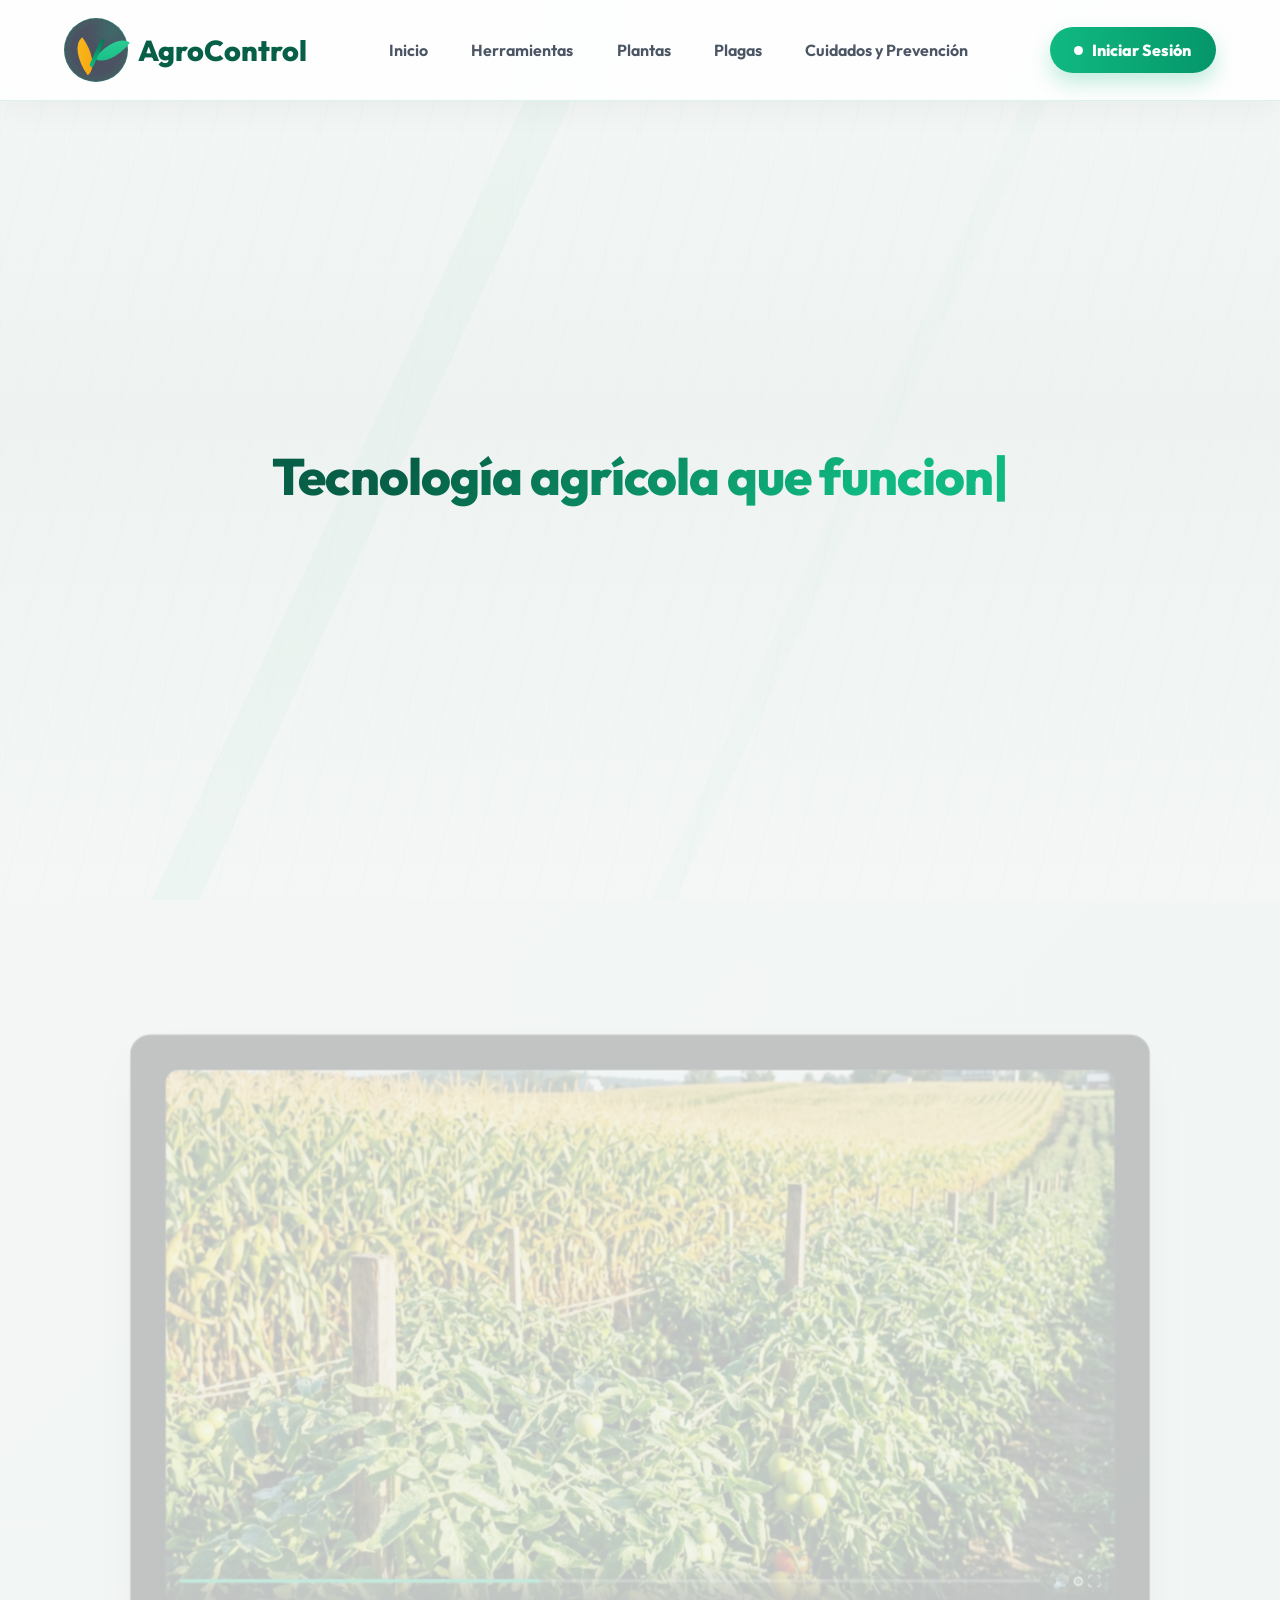
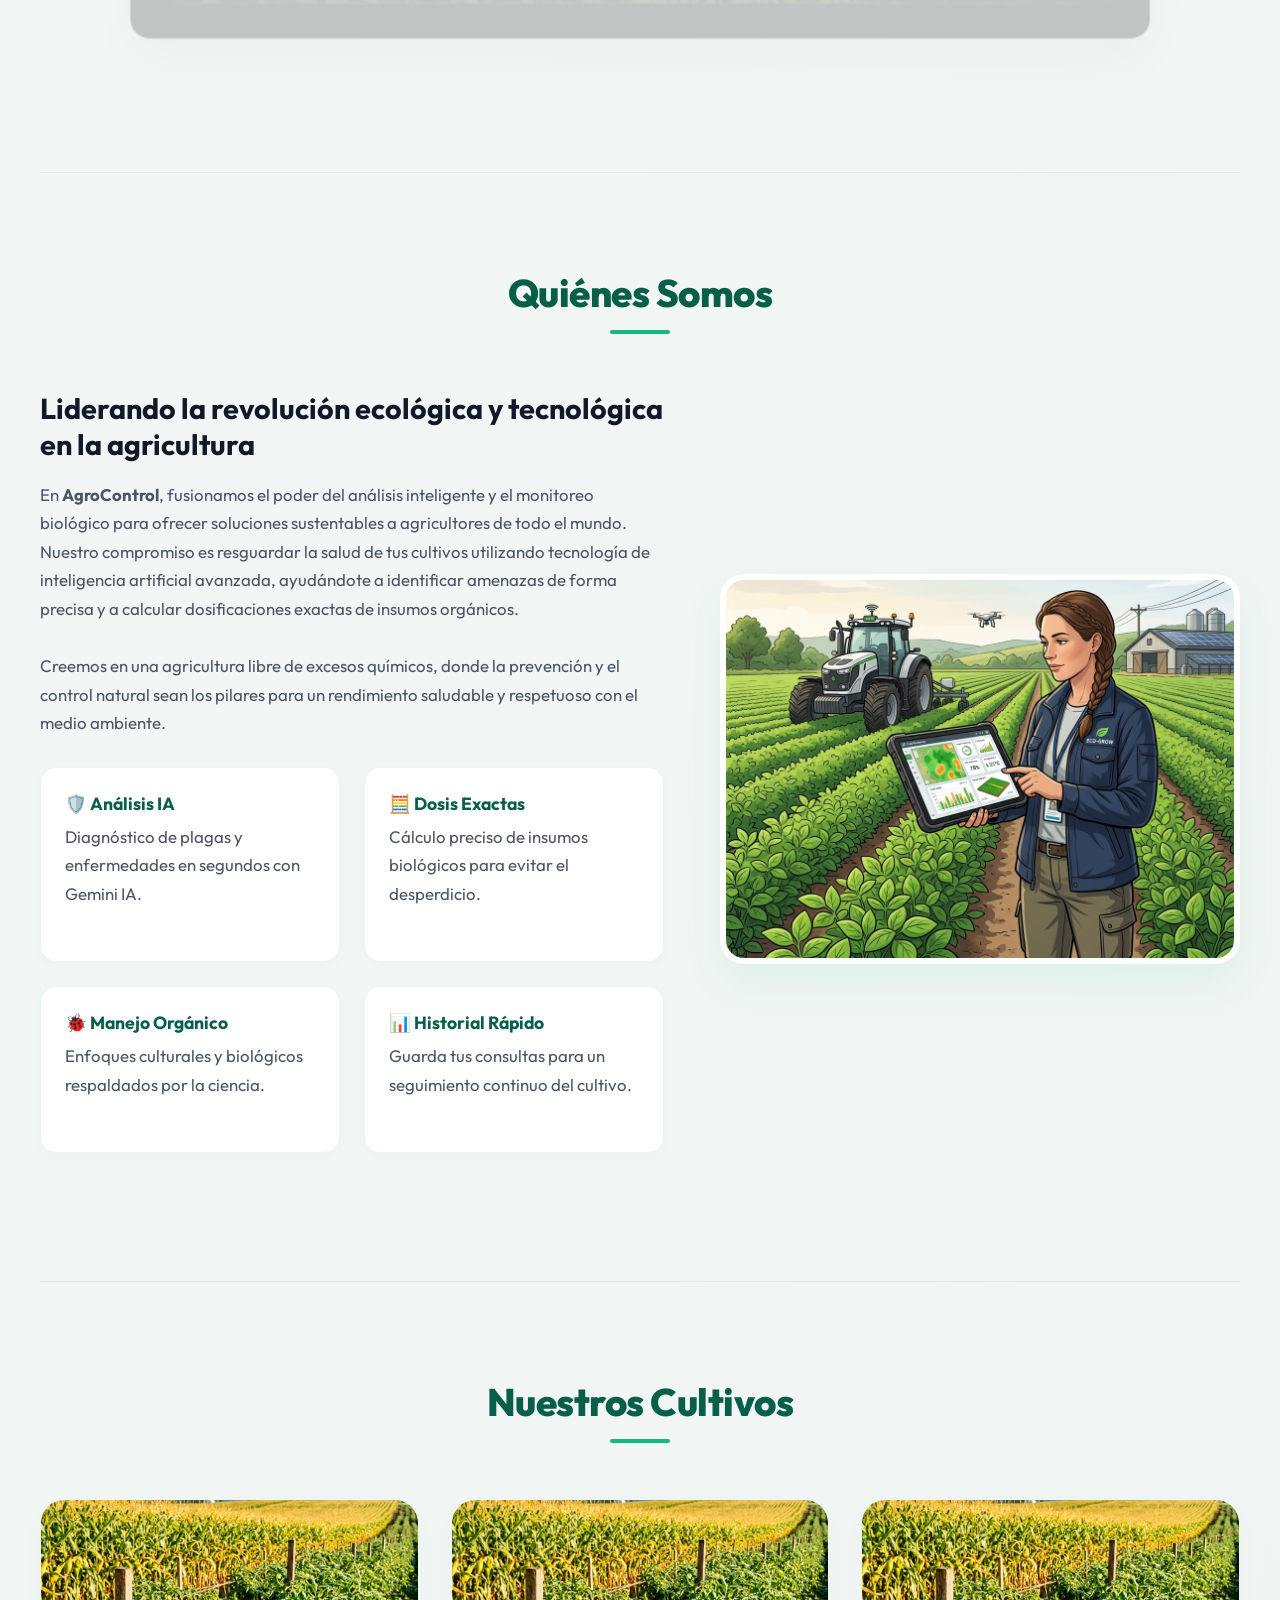
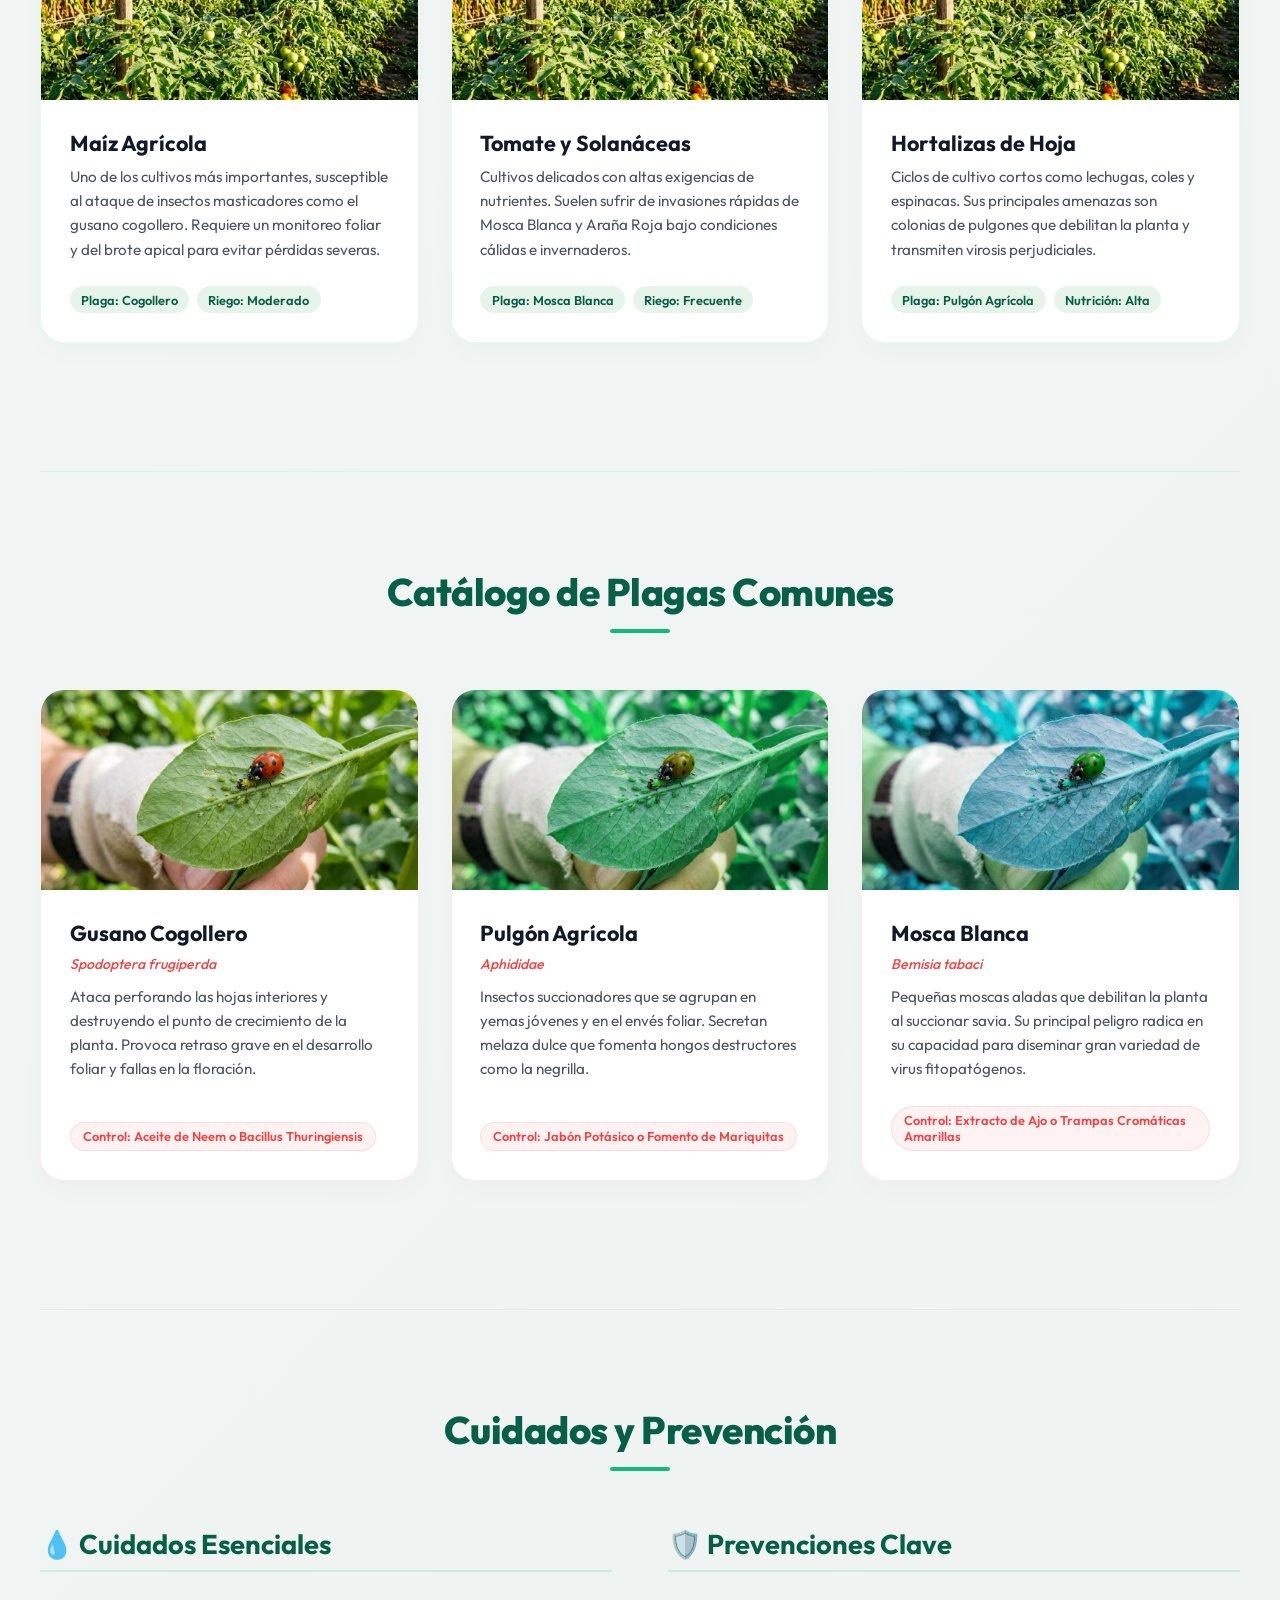
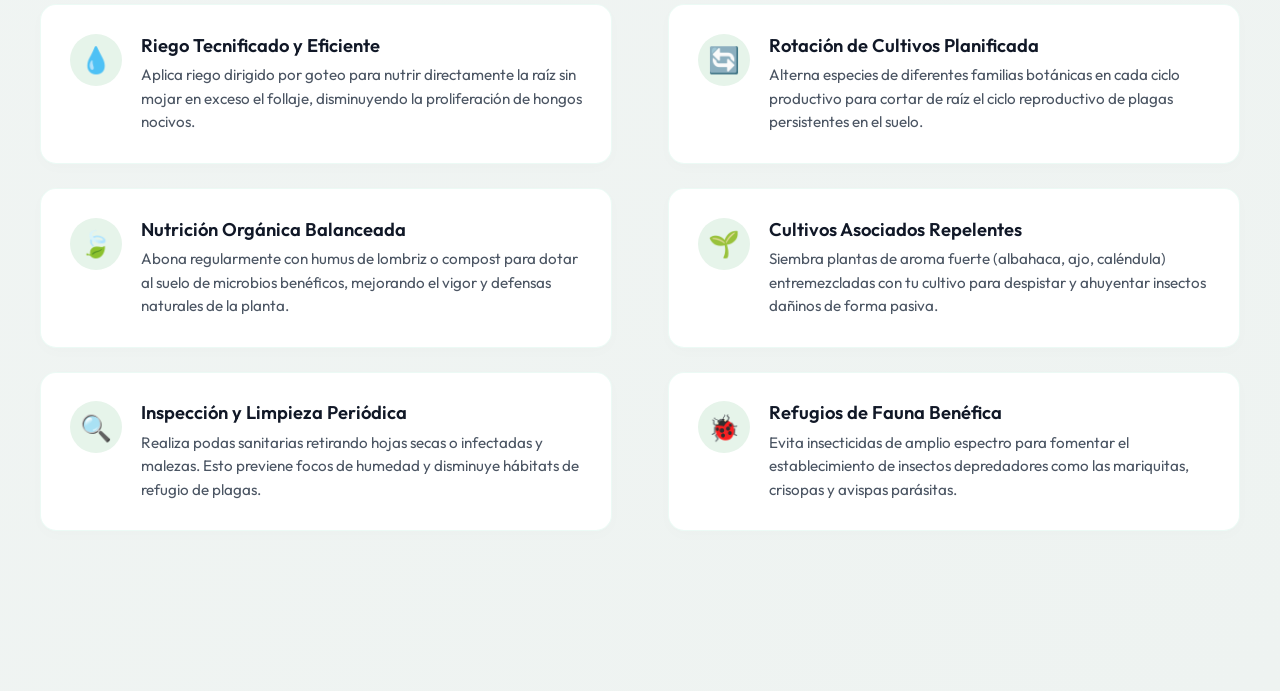
<file: index.html>
<!DOCTYPE html>
<html lang="es">

<head>
    <meta charset="UTF-8">
    <meta name="viewport" content="width=device-width, initial-scale=1.0">
    <title>AgroControl - Identificación de Plagas</title>
    <link rel="preconnect" href="https://fonts.googleapis.com">
    <link rel="preconnect" href="https://fonts.gstatic.com" crossorigin>
    <link href="https://fonts.googleapis.com/css2?family=Outfit:wght@300;400;500;600;700;800&display=swap"
        rel="stylesheet">
    <link rel="stylesheet" href="css/style.css">
</head>

<body>

    <header class="site-header">
        <nav class="top-nav" aria-label="Navegación principal">
            <a class="brand" href="#" aria-label="AgroControl inicio">
                <span class="brand-mark" aria-hidden="true">
                    <span class="brand-leaf leaf-one"></span>
                    <span class="brand-leaf leaf-two"></span>
                </span>
                <span class="brand-name">AgroControl</span>
            </a>

            <div class="menu">
                <a href="#quienes-somos">Inicio</a>
                <a href="dashboard.html">Herramientas</a>
                <a href="#seccion-plantas">Plantas</a>
                <a href="#seccion-plagas">Plagas</a>
                <a href="#seccion-cuidados-prevencion">Cuidados y Prevención</a>
            </div>

            <a href="login.html" id="btn-auth-action" class="nav-cta">Iniciar Sesión</a>
        </nav>
    </header>

    <div class="dashboard-container">

        <main class="main-content">
            <header class="main-header-moderno">
                <h1><span id="typing-text"></span><span id="typing-cursor">|</span><span id="accent-fade" class="accent-text"></span></h1>
                <p id="hero-subtitle" style="opacity: 0; transition: opacity 0.8s ease;">Monitoreo ecológico y diagnóstico biológico inteligente para tus cultivos</p>
                <div id="hero-btn-container" style="opacity: 0; transition: opacity 0.8s ease; margin-top: 1.5rem;">
                    <a href="dashboard.html" class="btn-primary"
                        style="display: inline-block; text-decoration: none; margin-left: 0;">Usar Herramientas IA</a>
                </div>
            </header>

            <!-- SECCIÓN DEL VIDEO ("Play intro") -->
            <section class="video-section-wrapper">
                <div id="video-intro-container">
                    <div class="mock-video-wrapper" id="video-wrapper-container" style="position: relative; width: 100%; aspect-ratio: 16/9; overflow: hidden;">
                        <div id="video-placeholder" style="position: absolute; inset: 0; z-index: 4;">
                            <img src="img/plantas_cultivo.png" alt="Previsualización del video demo" style="width: 100%; height: 100%; object-fit: cover;">
                            <div class="video-controls-bar" style="position: absolute; bottom: 0; left: 0; right: 0;">
                                <div class="progress-bar"></div>
                                <div class="controls-icons">🔊 ⚙️ ⛶</div>
                            </div>
                        </div>
                    </div>
                    <button class="play-btn" id="floating-play-btn" aria-label="Reproducir video de presentación">
                        <span class="play-icon" aria-hidden="true">▶</span>
                        <span class="play-text">Play intro</span>
                    </button>
                </div>
            </section>

            <!-- SECCIÓN 1: QUIÉNES SOMOS -->
            <section id="quienes-somos" class="info-section">
                <h2 class="info-section-title">Quiénes Somos</h2>
                <div class="about-grid">
                    <div class="about-text">
                        <h3>Liderando la revolución ecológica y tecnológica en la agricultura</h3>
                        <p>En <strong>AgroControl</strong>, fusionamos el poder del análisis inteligente y el monitoreo
                            biológico para ofrecer soluciones sustentables a agricultores de todo el mundo. Nuestro
                            compromiso es resguardar la salud de tus cultivos utilizando tecnología de inteligencia
                            artificial avanzada, ayudándote a identificar amenazas de forma precisa y a calcular
                            dosificaciones exactas de insumos orgánicos.</p>
                        <p>Creemos en una agricultura libre de excesos químicos, donde la prevención y el control
                            natural sean los pilares para un rendimiento saludable y respetuoso con el medio ambiente.
                        </p>
                        <div class="about-features">
                            <div class="about-feature-card">
                                <h4>🛡️ Análisis IA</h4>
                                <p>Diagnóstico de plagas y enfermedades en segundos con Gemini IA.</p>
                            </div>
                            <div class="about-feature-card">
                                <h4>🧮 Dosis Exactas</h4>
                                <p>Cálculo preciso de insumos biológicos para evitar el desperdicio.</p>
                            </div>
                            <div class="about-feature-card">
                                <h4>🐞 Manejo Orgánico</h4>
                                <p>Enfoques culturales y biológicos respaldados por la ciencia.</p>
                            </div>
                            <div class="about-feature-card">
                                <h4>📊 Historial Rápido</h4>
                                <p>Guarda tus consultas para un seguimiento continuo del cultivo.</p>
                            </div>
                        </div>
                    </div>
                    <div class="about-image">
                        <img src="img/quienes_somos.png" alt="Monitoreo Agrícola Tecnológico en Campo">
                    </div>
                </div>
            </section>

            <!-- SECCIÓN 3: PLANTAS -->
            <section id="seccion-plantas" class="info-section">
                <h2 class="info-section-title">Nuestros Cultivos</h2>
                <div class="plants-grid">
                    <div class="plant-card">
                        <div class="plant-image-container">
                            <img src="img/plantas_cultivo.png" alt="Cultivos de maíz sanos">
                        </div>
                        <div class="plant-content">
                            <h3>Maíz Agrícola</h3>
                            <p>Uno de los cultivos más importantes, susceptible al ataque de insectos masticadores como
                                el gusano cogollero. Requiere un monitoreo foliar y del brote apical para evitar
                                pérdidas severas.</p>
                            <div class="plant-vuln">
                                <span>Plaga: Cogollero</span>
                                <span>Riego: Moderado</span>
                            </div>
                        </div>
                    </div>
                    <div class="plant-card">
                        <div class="plant-image-container">
                            <!-- Show alternative layout or zoom using object-position -->
                            <img src="img/plantas_cultivo.png" style="object-position: 30% 50%;"
                                alt="Plantación de tomates saludables">
                        </div>
                        <div class="plant-content">
                            <h3>Tomate y Solanáceas</h3>
                            <p>Cultivos delicados con altas exigencias de nutrientes. Suelen sufrir de invasiones
                                rápidas de Mosca Blanca y Araña Roja bajo condiciones cálidas e invernaderos.</p>
                            <div class="plant-vuln">
                                <span>Plaga: Mosca Blanca</span>
                                <span>Riego: Frecuente</span>
                            </div>
                        </div>
                    </div>
                    <div class="plant-card">
                        <div class="plant-image-container">
                            <img src="img/plantas_cultivo.png" style="object-position: 70% 50%;"
                                alt="Hortalizas verdes frescas">
                        </div>
                        <div class="plant-content">
                            <h3>Hortalizas de Hoja</h3>
                            <p>Ciclos de cultivo cortos como lechugas, coles y espinacas. Sus principales amenazas son
                                colonias de pulgones que debilitan la planta y transmiten virosis perjudiciales.</p>
                            <div class="plant-vuln">
                                <span>Plaga: Pulgón Agrícola</span>
                                <span>Nutrición: Alta</span>
                            </div>
                        </div>
                    </div>
                </div>
            </section>

            <!-- SECCIÓN 4: PLAGAS -->
            <section id="seccion-plagas" class="info-section">
                <h2 class="info-section-title">Catálogo de Plagas Comunes</h2>
                <div class="pests-grid">
                    <div class="pest-card">
                        <div class="pest-image-container">
                            <img src="img/plagas_control.png" alt="Insectos masticadores en yemas">
                        </div>
                        <div class="pest-content">
                            <h3>Gusano Cogollero</h3>
                            <em>Spodoptera frugiperda</em>
                            <p>Ataca perforando las hojas interiores y destruyendo el punto de crecimiento de la planta.
                                Provoca retraso grave en el desarrollo foliar y fallas en la floración.</p>
                            <span class="pest-control-badge">Control: Aceite de Neem o Bacillus Thuringiensis</span>
                        </div>
                    </div>
                    <div class="pest-card">
                        <div class="pest-image-container">
                            <img src="img/plagas_control.png" style="filter: hue-rotate(50deg);"
                                alt="Colonias de pulgones succionadores">
                        </div>
                        <div class="pest-content">
                            <h3>Pulgón Agrícola</h3>
                            <em>Aphididae</em>
                            <p>Insectos succionadores que se agrupan en yemas jóvenes y en el envés foliar. Secretan
                                melaza dulce que fomenta hongos destructores como la negrilla.</p>
                            <span class="pest-control-badge">Control: Jabón Potásico o Fomento de Mariquitas</span>
                        </div>
                    </div>
                    <div class="pest-card">
                        <div class="pest-image-container">
                            <img src="img/plagas_control.png" style="filter: hue-rotate(100deg);"
                                alt="Monitoreo de mosca blanca">
                        </div>
                        <div class="pest-content">
                            <h3>Mosca Blanca</h3>
                            <em>Bemisia tabaci</em>
                            <p>Pequeñas moscas aladas que debilitan la planta al succionar savia. Su principal peligro
                                radica en su capacidad para diseminar gran variedad de virus fitopatógenos.</p>
                            <span class="pest-control-badge">Control: Extracto de Ajo o Trampas Cromáticas
                                Amarillas</span>
                        </div>
                    </div>
                </div>
            </section>

            <!-- SECCIÓN 5: CUIDADOS Y PREVENCIÓN -->
            <section id="seccion-cuidados-prevencion" class="info-section">
                <h2 class="info-section-title">Cuidados y Prevención</h2>
                <div class="care-prev-container">
                    <div class="care-column">
                        <h3>💧 Cuidados Esenciales</h3>
                        <div class="care-item">
                            <div class="care-icon">💧</div>
                            <div class="care-info">
                                <h4>Riego Tecnificado y Eficiente</h4>
                                <p>Aplica riego dirigido por goteo para nutrir directamente la raíz sin mojar en exceso
                                    el follaje, disminuyendo la proliferación de hongos nocivos.</p>
                            </div>
                        </div>
                        <div class="care-item">
                            <div class="care-icon">🍃</div>
                            <div class="care-info">
                                <h4>Nutrición Orgánica Balanceada</h4>
                                <p>Abona regularmente con humus de lombriz o compost para dotar al suelo de microbios
                                    benéficos, mejorando el vigor y defensas naturales de la planta.</p>
                            </div>
                        </div>
                        <div class="care-item">
                            <div class="care-icon">🔍</div>
                            <div class="care-info">
                                <h4>Inspección y Limpieza Periódica</h4>
                                <p>Realiza podas sanitarias retirando hojas secas o infectadas y malezas. Esto previene
                                    focos de humedad y disminuye hábitats de refugio de plagas.</p>
                            </div>
                        </div>
                    </div>
                    <div class="prev-column">
                        <h3>🛡️ Prevenciones Clave</h3>
                        <div class="prev-item">
                            <div class="prev-icon">🔄</div>
                            <div class="prev-info">
                                <h4>Rotación de Cultivos Planificada</h4>
                                <p>Alterna especies de diferentes familias botánicas en cada ciclo productivo para
                                    cortar de raíz el ciclo reproductivo de plagas persistentes en el suelo.</p>
                            </div>
                        </div>
                        <div class="prev-item">
                            <div class="prev-icon">🌱</div>
                            <div class="prev-info">
                                <h4>Cultivos Asociados Repelentes</h4>
                                <p>Siembra plantas de aroma fuerte (albahaca, ajo, caléndula) entremezcladas con tu
                                    cultivo para despistar y ahuyentar insectos dañinos de forma pasiva.</p>
                            </div>
                        </div>
                        <div class="prev-item">
                            <div class="prev-icon">🐞</div>
                            <div class="prev-info">
                                <h4>Refugios de Fauna Benéfica</h4>
                                <p>Evita insecticidas de amplio espectro para fomentar el establecimiento de insectos
                                    depredadores como las mariquitas, crisopas y avispas parásitas.</p>
                            </div>
                        </div>
                    </div>
                </div>
            </section>
        </main>
    </div>

    <script src="js/particles.js"></script>
    <script>
        // Manejo del estado del botón de sesión
        const btnAuth = document.getElementById('btn-auth-action');
        if (sessionStorage.getItem('usuario_autenticado') === 'true') {
            btnAuth.innerText = 'Ir al Panel';
            btnAuth.href = 'dashboard.html';
        } else {
            btnAuth.innerText = 'Iniciar Sesión';
            btnAuth.href = 'login.html';
        }

        // Efecto de escritura animada (Google Antigravity style)
        document.addEventListener('DOMContentLoaded', () => {
            const text1 = "Tecnología agrícola que funciona. ";
            const text2 = "Exacta.";
            const textSpan = document.getElementById('typing-text');
            const accentSpan = document.getElementById('accent-fade');
            const cursorSpan = document.getElementById('typing-cursor');
            const subtitle = document.getElementById('hero-subtitle');
            const btnContainer = document.getElementById('hero-btn-container');
            
            let index1 = 0;
            let index2 = 0;

            function typePart1() {
                if (index1 < text1.length) {
                    textSpan.textContent += text1.charAt(index1);
                    index1++;
                    setTimeout(typePart1, 60);
                } else {
                    // Movemos el cursor al final de la etiqueta h1 para que siga a "Exacta."
                    if (accentSpan && cursorSpan) {
                        accentSpan.parentNode.appendChild(cursorSpan);
                    }
                    typePart2();
                }
            }

            function typePart2() {
                if (index2 < text2.length) {
                    accentSpan.textContent += text2.charAt(index2);
                    index2++;
                    setTimeout(typePart2, 80);
                } else {
                    // Mostrar subtítulo y botón suavemente tras terminar la escritura
                    if (subtitle) subtitle.style.opacity = '1';
                    if (btnContainer) btnContainer.style.opacity = '1';
                }
            }

            if (textSpan) {
                accentSpan.textContent = "";
                typePart1();
            }

            // Efecto de escala al hacer scroll (bidireccional y suave)
            const videoContainer = document.getElementById('video-intro-container');
            if (videoContainer) {
                const handleScroll = () => {
                    const rect = videoContainer.getBoundingClientRect();
                    const windowHeight = window.innerHeight;
                    
                    // Calculamos el centro de la pantalla y del contenedor
                    const containerCenter = rect.top + rect.height / 2;
                    const viewportCenter = windowHeight / 2;
                    const distanceFromCenter = Math.abs(containerCenter - viewportCenter);
                    
                    // Rango en el que la animación de escala tiene influencia
                    const maxDistance = windowHeight * 0.7;
                    const progress = Math.min(distanceFromCenter / maxDistance, 1); // 0 (centrado) a 1 (lejos)
                    
                    // Escala va de 1.0 (en el centro) a 0.85 (fuera de pantalla)
                    const scale = 1.0 - (progress * 0.15);
                    // Opacidad va de 1.0 (en el centro) a 0.2 (fuera de pantalla)
                    const opacity = 1.0 - (progress * 0.8);
                    
                    videoContainer.style.transform = `scale(${scale})`;
                    videoContainer.style.opacity = opacity;
                };
                
                window.addEventListener('scroll', handleScroll);
                handleScroll(); // Ejecutar inicialmente
            }

            // Efecto de botón de reproducción magnético (sigue al mouse de forma fluida)
            const playBtn = document.getElementById('floating-play-btn');
            const videoWrapper = document.getElementById('video-wrapper-container');
            let isVideoLoaded = false;
            
            if (videoContainer && playBtn) {
                let mouseX = 0;
                let mouseY = 0;
                let btnX = 0;
                let btnY = 0;
                let isHovered = false;
                
                videoContainer.addEventListener('mouseenter', () => {
                    if (!isVideoLoaded) {
                        isHovered = true;
                        playBtn.style.opacity = '1';
                    }
                });
                
                videoContainer.addEventListener('mouseleave', () => {
                    isHovered = false;
                    playBtn.style.opacity = '0';
                    playBtn.style.transform = `translate(0px, 0px) scale(0.5)`;
                });
                
                videoContainer.addEventListener('mousemove', (e) => {
                    if (!isVideoLoaded) {
                        const rect = videoContainer.getBoundingClientRect();
                        // Restamos la mitad del tamaño del botón (50px) para centrarlo con la punta del mouse
                        mouseX = e.clientX - rect.left - 50;
                        mouseY = e.clientY - rect.top - 50;
                    }
                });
                
                function updateMagneticButton() {
                    if (isHovered && !isVideoLoaded) {
                        // Suavizado por interpolación lineal (Lerp) de 0.12
                        btnX += (mouseX - btnX) * 0.12;
                        btnY += (mouseY - btnY) * 0.12;
                        playBtn.style.transform = `translate(${btnX}px, ${btnY}px) scale(1)`;
                    }
                    requestAnimationFrame(updateMagneticButton);
                }
                updateMagneticButton();
                
                // Carga dinámica del IFrame de YouTube al dar clic en la tarjeta
                const loadAndPlayVideo = () => {
                    if (isVideoLoaded) return;
                    isVideoLoaded = true;
                    isHovered = false;
                    
                    if (videoWrapper) {
                        // Inyectar el iframe con autoplay=1 y controles activos para poder pausar con un solo clic
                        videoWrapper.innerHTML = `
                            <iframe id="intro-video-iframe" width="100%" height="100%" 
                                src="https://www.youtube.com/embed/0GMYLkLAhoI?autoplay=1&controls=1&modestbranding=1&rel=0" 
                                title="AgroControl Intro Video" 
                                frameborder="0" 
                                allow="accelerometer; autoplay; clipboard-write; encrypted-media; gyroscope; picture-in-picture" 
                                allowfullscreen 
                                style="position: absolute; inset: 0; width: 100%; height: 100%; border: none;">
                            </iframe>
                        `;
                    }
                    
                    // Ocultar botón flotante (el cursor nativo nunca se oculta)
                    playBtn.style.opacity = '0';
                };
                
                // Habilitamos clic en el contenedor para disparar la carga y reproducción
                videoContainer.addEventListener('click', loadAndPlayVideo);
            }
        });
    </script>
</body>

</html>
</file>
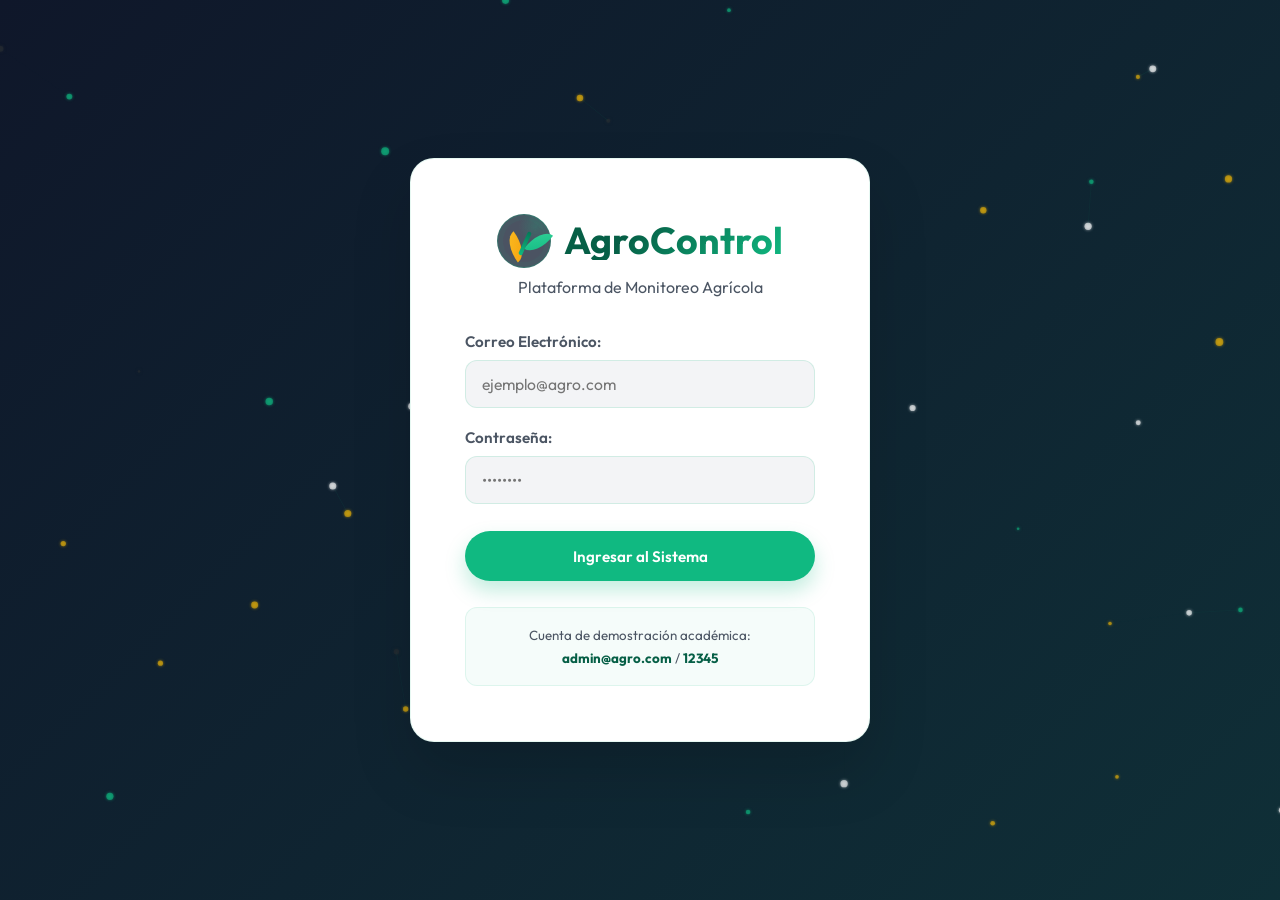
<file: dashboard.html>
<!DOCTYPE html>
<html lang="es">
<head>
    <meta charset="UTF-8">
    <meta name="viewport" content="width=device-width, initial-scale=1.0">
    <title>AgroControl - Panel de Herramientas</title>
    <link rel="preconnect" href="https://fonts.googleapis.com">
    <link rel="preconnect" href="https://fonts.gstatic.com" crossorigin>
    <link href="https://fonts.googleapis.com/css2?family=Outfit:wght@300;400;500;600;700;800&display=swap" rel="stylesheet">
    <link rel="stylesheet" href="css/style.css">
</head>
<body>

    <header class="site-header">
        <nav class="top-nav" aria-label="Navegación principal">
            <a class="brand" href="index.html" aria-label="AgroControl inicio">
                <span class="brand-mark" aria-hidden="true">
                    <span class="brand-leaf leaf-one"></span>
                    <span class="brand-leaf leaf-two"></span>
                </span>
                <span class="brand-name">AgroControl</span>
            </a>

            <div class="menu">
                <a href="index.html">Inicio</a>
                <a href="index.html#quienes-somos">Quiénes Somos</a>
                <a href="#" class="active">Herramientas</a>
                <a href="index.html#seccion-plantas">Plantas</a>
                <a href="index.html#seccion-plagas">Plagas</a>
                <a href="index.html#seccion-cuidados-prevencion">Cuidados</a>
            </div>

            <a href="#" id="btn-cerrar-sesion" class="nav-cta">Cerrar Sesión</a>
        </nav>

        <section class="history-panel" id="historial-reciente" aria-label="Consultas recientes">
            <h3>Consultas Recientes</h3>
            <ul id="lista-historial"></ul>
        </section>
    </header>

    <div class="dashboard-container">

        <main class="main-content">
            <header class="main-header-moderno">
                <h1>Panel de Monitoreo y <span class="accent-text">Control.</span></h1>
                <p>Utiliza herramientas avanzadas de IA y dosificación técnica para proteger tus cultivos</p>
            </header>

            <!-- SECCIÓN DE HERRAMIENTAS INTERACTIVAS -->
            <section id="seccion-herramientas" class="info-section" style="border-top: none; padding-top: 1rem;">
                <!-- Selector de sub-herramienta -->
                <div class="tool-switcher" style="display: flex; justify-content: center; gap: 1rem; margin-bottom: 2.5rem;">
                    <button id="btn-switch-analizar" class="btn-primary" style="margin: 0; display: inline-flex; align-items: center; gap: 0.5rem; background-color: var(--primary-color);">🔍 Analizar con Gemini IA</button>
                    <button id="btn-switch-calculadora" class="btn-primary" style="margin: 0; display: inline-flex; align-items: center; gap: 0.5rem; background-color: transparent; border: 2px solid var(--primary-color); color: var(--primary-color); box-shadow: none;">🧮 Calculadora de Insumos</button>
                </div>

                <div id="vista-diagnostico" class="dashboard-grid">
                    <div class="card card-form">
                        <h3>Formulario de Consulta</h3>
                        <form id="form-consulta">
                            <div class="form-group">
                                <label for="descripcion">Descripción de los síntomas o la plaga:</label>
                                <textarea id="descripcion" placeholder="Ej. Hojas amarillas con pequeños puntos negros en el reverso..."></textarea>
                            </div>

                            <div class="form-group">
                                <label for="imagen-plaga">O sube una fotografía del daño:</label>
                                <div class="file-drop-area">
                                    <input type="file" id="imagen-plaga" accept="image/jpeg, image/png">
                                    <p class="file-msg">Arrastra o selecciona una imagen (JPG/PNG)</p>
                                </div>
                                <div id="preview-container" class="hidden">
                                    <img id="img-preview" src="" alt="Vista previa">
                                </div>
                            </div>

                            <button type="submit" id="btn-enviar" class="btn-primary">Analizar con Gemini</button>
                        </form>
                    </div>

                    <div class="card card-results" id="panel-resultados">
                        <div class="placeholder-results">
                            <p>Los resultados del análisis biológico aparecerán aquí una vez envíes el formulario.</p>
                        </div>
                        
                        <div id="resultado-activo" class="hidden">
                            <div class="result-header">
                                <h2 id="res-nombre-comun">Nombre de la Plaga</h2>
                                <em id="res-nombre-cientifico">Nombre científico</em>
                                <span id="res-confianza" class="badge">0% Confianza</span>
                            </div>
                            
                            <div class="result-body">
                                <div class="result-section">
                                    <h4>📸 Fotos de Referencia Real (Comunidad iNaturalist)</h4>
                                    <div id="inaturalist-galeria" class="photos-grid"></div>
                                </div>

                                <div class="result-section">
                                    <h4>🎯 Cultivos Afectados</h4>
                                    <p id="res-cultivos"></p>
                                </div>
                                <div class="result-section">
                                    <h4>⚠️ Daños Causados</h4>
                                    <p id="res-danos"></p>
                                </div>
                                
                                <h3>🛡️ Estrategias de Manejo</h3>
                                <div class="management-grid">
                                    <div class="manage-box cultural">
                                        <h5>Control Cultural</h5>
                                        <p id="res-cultural"></p>
                                    </div>
                                    <div class="manage-box biologico">
                                        <h5>Control Biológico</h5>
                                        <p id="res-biologico"></p>
                                    </div>
                                    <div class="manage-box quimico">
                                        <h5>Control Químico</h5>
                                        <p id="res-quimico"></p>
                                    </div>
                                </div>
                            </div>
                        </div>
                    </div>
                </div>

                <div id="vista-calculadora" class="dashboard-grid hidden">
                    <div class="card">
                        <h3>Cálculo de Insumos</h3>
                        <form id="form-calculadora">
                            <div class="form-group">
                                <label for="calc-plaga">Selecciona la Plaga a tratar:</label>
                                <select id="calc-plaga" required>
                                    <option value="" disabled selected>-- Elige una opción --</option>
                                    <option value="cogollero">Gusano Cogollero (Maíz)</option>
                                    <option value="pulgon">Pulgón Agrícola (Hortalizas)</option>
                                    <option value="blanca">Mosca Blanca (Tomate/Frutales)</option>
                                    <option value="arana">Araña Roja (General)</option>
                                </select>
                            </div>

                            <div style="display: flex; gap: 10px; margin-bottom: 1.5rem;">
                                <div style="flex: 2;">
                                    <label style="display:block; margin-bottom:0.5rem; font-weight:600;">Tamaño del terreno:</label>
                                    <input type="number" id="calc-tamano" min="1" step="any" placeholder="Ej. 500" required style="width: 100%; padding: 0.75rem; border: 1px solid var(--border-color); border-radius: var(--radius-md); outline: none;">
                                </div>
                                <div style="flex: 1;">
                                    <label style="display:block; margin-bottom:0.5rem; font-weight:600;">Unidad:</label>
                                    <select id="calc-unidad" style="width: 100%; padding: 0.75rem; border: 1px solid var(--border-color); border-radius: var(--radius-md); outline: none; background: white;">
                                        <option value="m2">m²</option>
                                        <option value="ha">Hectáreas</option>
                                    </select>
                                </div>
                            </div>

                            <button type="submit" class="btn-primary">Calcular Dosificación</button>
                        </form>
                    </div>

                    <div class="card" id="panel-calc-resultados">
                        <h3>Dosificación Recomendada</h3>
                        <div id="calc-placeholder" class="placeholder-results" style="height: 200px;">
                            <p>Introduce los datos métricos de tu cultivo para generar las proporciones de mezcla.</p>
                        </div>
                        
                        <div id="calc-resultado-activo" class="hidden">
                            <div class="result-header">
                                <h2 id="calc-res-plaga" style="color: var(--primary-color);">Tratamiento</h2>
                            </div>
                            
                            <div class="management-grid">
                                <div class="manage-box biologico">
                                    <h5 id="calc-lbl-insumo">Insumo Ecológico</h5>
                                    <p style="font-size: 1.4rem; font-weight: bold;" id="calc-res-insumo">0 L</p>
                                </div>
                                <div class="manage-box cultural">
                                    <h5>Volumen de Agua</h5>
                                    <p style="font-size: 1.4rem; font-weight: bold;" id="calc-res-agua">0 L</p>
                                </div>
                            </div>
                            
                            <div style="margin-top: 1.5rem; padding: 1rem; background-color: #f8f9fa; border-radius: 8px;">
                                <h4>📅 Aplicación Técnica</h4>
                                <p id="calc-res-nota" style="font-size: 0.9rem; font-style: italic;"></p>
                            </div>
                        </div>
                    </div>
                </div>
            </section>
        </main>
    </div>

    <script>
        document.getElementById('btn-cerrar-sesion')?.addEventListener('click', (e) => {
            e.preventDefault();
            sessionStorage.clear();
            window.location.replace('login.html');
        });
    </script>
    <script src="js/particles.js"></script>
    <script type="module" src="js/main.js"></script>
</body>
</html>
</file>
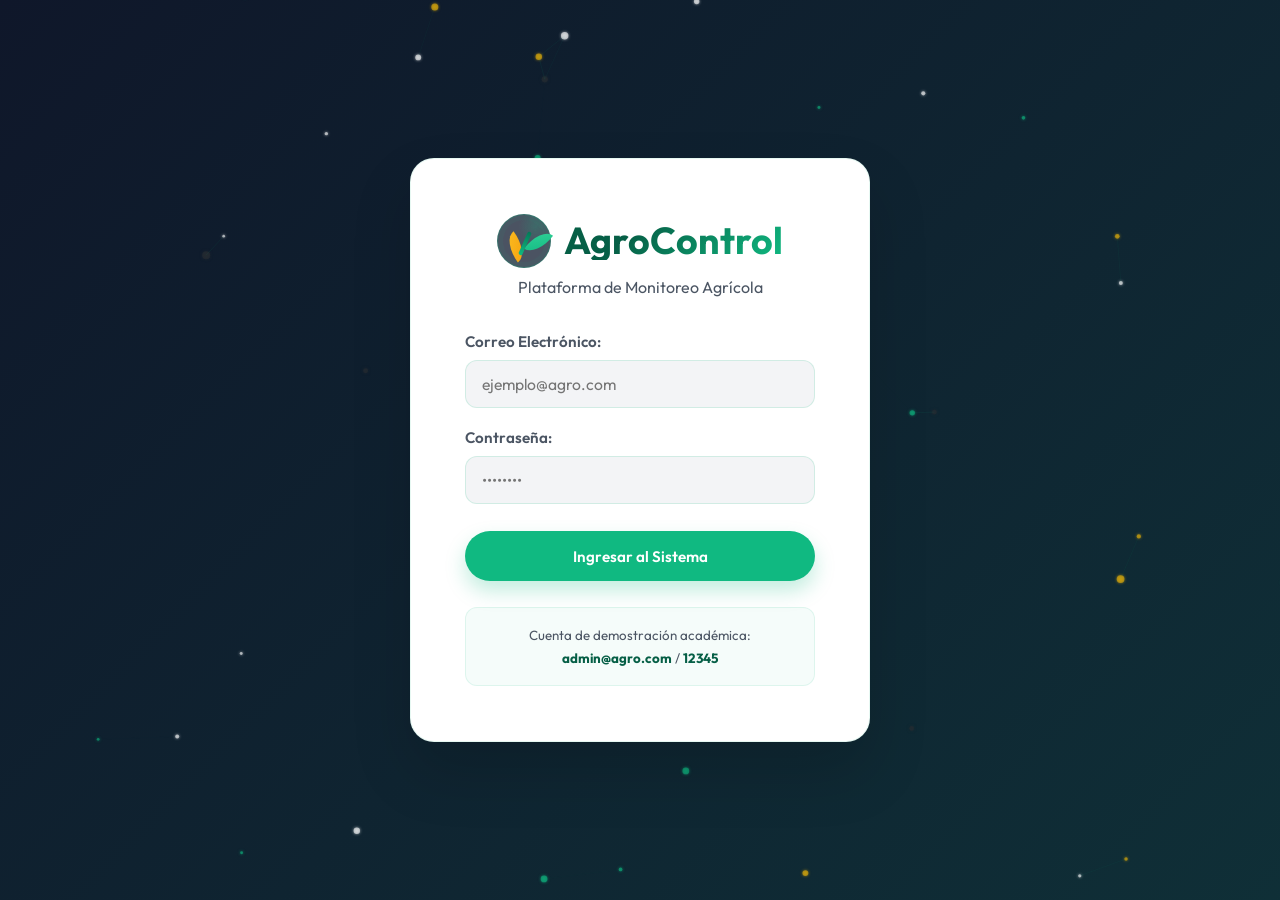
<file: login.html>
<!DOCTYPE html>
<html lang="es">
<head>
    <meta charset="UTF-8">
    <meta name="viewport" content="width=device-width, initial-scale=1.0">
    <title>AgroControl - Iniciar Sesión</title>
    <link rel="preconnect" href="https://fonts.googleapis.com">
    <link rel="preconnect" href="https://fonts.gstatic.com" crossorigin>
    <link href="https://fonts.googleapis.com/css2?family=Outfit:wght@300;400;500;600;700;800&display=swap" rel="stylesheet">
    <link rel="stylesheet" href="css/style.css">
</head>
<body class="login-body">

    <div class="login-container">
        <div class="login-card">
            <div class="login-header">
                <div class="login-brand">
                    <span class="brand-mark" aria-hidden="true">
                        <span class="brand-leaf leaf-one"></span>
                        <span class="brand-leaf leaf-two"></span>
                    </span>
                    <h2>AgroControl</h2>
                </div>
                <p>Plataforma de Monitoreo Agrícola</p>
            </div>
            
            <form id="form-login">
                <div class="form-group">
                    <label for="email">Correo Electrónico:</label>
                    <input type="email" id="email" placeholder="ejemplo@agro.com" required>
                </div>
                
                <div class="form-group">
                    <label for="password">Contraseña:</label>
                    <input type="password" id="password" placeholder="••••••••" required>
                </div>
                
                <button type="submit" class="btn-primary">Ingresar al Sistema</button>
            </form>
            
            <div class="login-footer">
                <small>Cuenta de demostración académica:<br><strong>admin@agro.com</strong> / <strong>12345</strong></small>
            </div>
        </div>
    </div>

    <script src="js/particles.js"></script>
    <script src="js/login.js"></script>
</body>
</html>
</file>
<file: css/style.css>
/* ==========================================================================
   1. VARIABLES DE DISEÑO (Estilo Prémium Minimalista)
   ========================================================================== */
:root {
    /* Estilos agrícolas base */
    --primary-color: #10b981;       /* Verde esmeralda agrícola brillante */
    --primary-hover: #059669;       /* Verde esmeralda para hover */
    --accent-color: #047857;        /* Verde oscuro */
    --accent-strong: #065f46;       /* Verde bosque */
    --bg-dashboard: #f4f7f6;        /* Fondo claro grisáceo-verde sutil */
    --bg-card: #ffffff;             /* Fondo blanco puro para las tarjetas */
    --text-main: #1f2937;           /* Texto oscuro */
    --text-muted: #4b5563;          /* Texto secundario atenuado oscuro */
    --border-color: rgba(16, 185, 129, 0.15); /* Bordes verdes sutiles */
    
    /* Colores temáticos de control */
    --cultural-color: #0284c7;
    --biologico-color: #10b981;
    --quimico-color: #ef4444;
    --warning-color: #f59e0b;
    
    --radius-lg: 24px;              /* Bordes muy redondeados premium */
    --radius-md: 16px;
    --transition: all 0.4s cubic-bezier(0.16, 1, 0.3, 1); /* Curva suave y moderna */

    /* VARIABLES DE DISEÑO GOOGLE */
    --breakpoint-max: 1600px;
    --breakpoint-xl: 1600px;
    --breakpoint-lg: 1440px;
    --breakpoint-md: 1024px;
    --breakpoint-sm: 767px;
    --breakpoint-xs: 425px;
    
    --landing-main-text-size: 107px;
    --landing-main-text-line-height: 107px;
    --landing-main-text-letter-spacing: -2.14px;
    --9xl-size: 148px;
    --9xl-line-height: 145.04px;
    --9xl-letter-spacing: -2.96px;
    --8xl-size: 124px;
    --8xl-line-height: 121.52px;
    --8xl-letter-spacing: -2.48px;
    --7xl-size: 98px;
    --7xl-line-height: 82.04px;
    --7xl-letter-spacing: -1.8px;
    --6xl-size: 72px;
    --6xl-line-height: 72px;
    --6xl-letter-spacing: -1.44px;
    --5xl-size: 54px;
    --5xl-line-height: 56.16px;
    --5xl-letter-spacing: -.95px;
    --4xl-size: 42px;
    --4xl-line-height: 43.68px;
    --4xl-letter-spacing: -.73px;
    --3xl-size: 32px;
    --3xl-line-height: 33.92px;
    --3xl-letter-spacing: -.15px;
    --2xl-size: 28px;
    --2xl-line-height: 30.24px;
    --2xl-letter-spacing: -.1px;
    --xl-size: 24px;
    --xl-line-height: 25.92px;
    --xl-letter-spacing: -.07px;
    --lg-size: 22px;
    --lg-line-height: 24.64px;
    --lg-letter-spacing: -.08px;
    --md-size: 20px;
    --md-line-height: 26px;
    --md-letter-spacing: -.05px;
    --base-size: 17.5px;
    --base-line-height: 25.38px;
    --base-letter-spacing: .18px;
    --sm-size: 14.5px;
    --sm-line-height: 21.02px;
    --sm-letter-spacing: .16px;
    --xs-size: 12.5px;
    --xs-line-height: 15.5px;

    /* Google Palette Colors */
    --palette-grey-900: #2F3034;
    --palette-grey-800: #45474D;
    --palette-grey-50: #E6EAF0;
    --palette-grey-0: #FFFFFF;
    --palette-grey-1000: #212226;
    --palette-grey-20: #EFF2F7;
    --palette-grey-1200: #121317;
    --palette-grey-1100: #18191D;
    --palette-grey-10: #F8F9FC;
    --palette-grey-100: #E1E6EC;
    --palette-grey-200: #CDD4DC;
    --palette-grey-300: #B2BBC5;
    --palette-grey-400: #B7BFD9;
    --palette-grey-600: #AAB1CC4D;
    --palette-grey-1000-12: #dedfe2;
    --palette-grey-50-20: #414347;
    --palette-grey-15: #F0F1F5;
    --palette-blue-600: #3279F9;
    --palette-grey-0-rgb: 255, 255, 255;
    --palette-grey-50-rgb: 230, 234, 240;
    --palette-grey-400-rgb: 183, 191, 217;
    --palette-grey-600-rgb: 170, 177, 204;
    --palette-grey-1000-rgb: 33, 34, 38;
    --palette-grey-1200-rgb: 18, 19, 23;

    /* Google Theme Mapping */
    --theme-surface-surface: var(--palette-grey-0);
    --theme-surface-on-surface: var(--palette-grey-900);
    --theme-surface-on-surface-variant: var(--palette-grey-800);
    --theme-surface-surface-container: var(--palette-grey-10);
    --theme-surface-surface-container-high: var(--palette-grey-20);
    --theme-outline: rgba(var(--palette-grey-1000-rgb), .12);
    --theme-outline-variant: rgba(var(--palette-grey-1000-rgb), .06);
}

/* Consultas de medios para variables responsivas (Paste de usuario) */
@media (max-width: 1024px) {
    :root {
        --landing-main-text-size: 56px;
        --landing-main-text-line-height: 56.04px;
        --landing-main-text-letter-spacing: -1.12px;
        --grid-gutter: 28px;
        --grid-columns: 8;
        --9xl-size: 38px;
        --9xl-line-height: 40.28px;
        --9xl-letter-spacing: -.76px;
        --8xl-size: 36px;
        --8xl-line-height: 38.16px;
        --8xl-letter-spacing: -.72px;
        --7xl-size: 34px;
        --7xl-line-height: 36.04px;
        --7xl-letter-spacing: -.68px;
        --6xl-size: 34px;
        --6xl-line-height: 36.04px;
        --6xl-letter-spacing: -.68px;
        --5xl-size: 34px;
        --5xl-line-height: 36.04px;
        --5xl-letter-spacing: -.68px;
        --4xl-size: 28px;
        --4xl-line-height: 29.6px;
        --4xl-letter-spacing: -.28px;
        --3xl-size: 28px;
        --3xl-line-height: 29.6px;
        --3xl-letter-spacing: -.28px;
        --2xl-size: 24px;
        --2xl-line-height: 25.92px;
        --2xl-letter-spacing: -.14px;
        --xl-size: 24px;
        --xl-line-height: 25.92px;
        --xl-letter-spacing: -.14px;
        --lg-size: 20px;
        --lg-line-height: 22.8px;
        --lg-letter-spacing: -.08px;
        --md-size: 20px;
        --md-line-height: 22.8px;
        --md-letter-spacing: -.08px;
        --base-size: 15px;
        --base-line-height: 22px;
        --base-letter-spacing: .16px;
        --sm-size: 15px;
        --sm-line-height: 22px;
        --sm-letter-spacing: .16px;
        --cta-size: 15px;
        --cta-line-height: 22px;
        --cta-letter-spacing: .16px;
        --cta-sm-size: 15px;
        --cta-sm-line-height: 22px;
        --cta-sm-letter-spacing: .16px;
    }
}

@media (max-width: 767px) {
    :root {
        --landing-main-text-size: 40px;
        --landing-main-text-line-height: 44.04px;
        --landing-main-text-letter-spacing: -.8px;
        --grid-gutter: 16px;
        --grid-columns: 4;
        --page-margin: 16px;
    }
}

@media (max-width: 425px) {
    :root {
        --landing-main-text-size: 44px;
        --landing-main-text-line-height: 46.04px;
        --landing-main-text-letter-spacing: -.6px;
        --grid-columns: 4;
        --shape-corner-xl: 24px;
    }
}

/* ==========================================================================
   2. RESET Y ESTILOS BASE
   ========================================================================== */
html {
    scroll-behavior: smooth;
}

* {
    margin: 0;
    padding: 0;
    box-sizing: border-box;
    font-family: 'Outfit', 'Segoe UI', system-ui, -apple-system, sans-serif;
}

body {
    position: relative;
    isolation: isolate;
    overflow-x: hidden;
    background:
        linear-gradient(135deg, #f4f7f6, #eef3f1),
        var(--bg-dashboard);
    color: var(--text-main);
    min-height: 100vh;
}

body:not(.login-body)::before,
body:not(.login-body)::after {
    content: "";
    position: fixed;
    inset: 0;
    pointer-events: none;
    z-index: -2; /* Renderiza por debajo del canvas de partículas (-1) */
}

body:not(.login-body) > * {
    position: relative;
    z-index: 1; /* Renderiza por encima del canvas y los fondos */
}

body:not(.login-body)::before {
    background:
        linear-gradient(115deg, transparent 0 24%, rgba(16, 185, 129, 0.03) 24% 26%, transparent 26% 45%, rgba(16, 185, 129, 0.02) 45% 46%, transparent 46% 100%),
        repeating-linear-gradient(105deg, rgba(16, 185, 129, 0.01) 0 2px, transparent 2px 34px),
        linear-gradient(180deg, #f4f7f6, #eef3f1 46%, #f4f7f6);
    background-size: 140% 140%, 320px 320px, 100% 100%;
    opacity: 0.95;
    animation: fieldDrift 22s linear infinite;
}

body:not(.login-body)::after {
    background:
        radial-gradient(circle at 18% 18%, rgba(16, 185, 129, 0.04) 0 1px, transparent 1px 100%),
        linear-gradient(90deg, rgba(16, 185, 129, 0.01) 1px, transparent 1px),
        linear-gradient(180deg, rgba(16, 185, 129, 0.01) 1px, transparent 1px);
    background-size: 120px 120px, 64px 64px, 64px 64px;
    -webkit-mask-image: linear-gradient(180deg, rgba(0, 0, 0, 0.92), transparent 82%);
    mask-image: linear-gradient(180deg, rgba(0, 0, 0, 0.92), transparent 82%);
    opacity: 0.55;
    animation: dataPulse 10s ease-in-out infinite alternate;
}

@keyframes fieldDrift {
    from {
        background-position: 0 0, 0 0, 0 0;
    }

    to {
        background-position: 160px 90px, 320px 0, 0 0;
    }
}

@keyframes dataPulse {
    from {
        opacity: 0.35;
        transform: translateY(0);
    }

    to {
        opacity: 0.65;
        transform: translateY(-14px);
    }
}

/* ==========================================================================
   3. STRUCTURA PRINCIPAL (DASHBOARD)
   ========================================================================== */
.dashboard-container {
    display: block;
    min-height: calc(100vh - 190px);
}

.site-header {
    position: sticky;
    top: 0;
    z-index: 20;
    background-color: rgba(18, 19, 23, 0.75);
    -webkit-backdrop-filter: blur(20px);
    backdrop-filter: blur(20px);
    border-bottom: 1px solid rgba(255, 255, 255, 0.06);
    box-shadow: 0 10px 30px rgba(0, 0, 0, 0.3);
}

.top-nav {
    min-height: 100px;
    padding: 0 clamp(1rem, 5vw, 5.5rem);
    display: flex;
    align-items: center;
    justify-content: space-between;
    gap: 2rem;
    background-color: transparent;
}

.brand {
    color: #ffffff;
    text-decoration: none;
    display: inline-flex;
    align-items: center;
    gap: 0.65rem;
    flex: 0 0 auto;
}

.brand-mark {
    width: 64px;
    height: 64px;
    position: relative;
    display: inline-flex;
    align-items: center;
    justify-content: center;
    border-radius: 50%;
    border: 1px solid rgba(16, 185, 129, 0.3);
    background:
        radial-gradient(circle at 72% 22%, rgba(16, 185, 129, 0.22), transparent 30%),
        rgba(30, 41, 59, 0.8);
    box-shadow: inset 0 0 0 5px rgba(16, 185, 129, 0.06);
}

.brand-mark::after {
    content: "";
    width: 4px;
    height: 30px;
    position: absolute;
    bottom: 13px;
    left: 30px;
    border-radius: 999px;
    background: linear-gradient(180deg, var(--accent-color), var(--primary-color));
    transform: rotate(24deg);
}

.brand-leaf {
    position: absolute;
    display: block;
    width: 18px;
    height: 34px;
    border-radius: 100% 0 100% 0;
    transform-origin: 50% 85%;
}

.leaf-one {
    top: 12px;
    left: 31px;
    background: linear-gradient(135deg, #34d399, var(--primary-color));
    transform: rotate(38deg);
}

.leaf-two {
    top: 18px;
    left: 18px;
    background: linear-gradient(135deg, #fbbf24, #f59e0b);
    transform: rotate(-36deg);
}

.brand-name {
    font-size: 1.8rem;
    font-weight: 800;
    letter-spacing: 0;
    color: #ffffff;
}

.menu {
    display: flex;
    align-items: center;
    justify-content: center;
    gap: clamp(0.35rem, 1.5vw, 1rem);
    flex: 1;
}

.menu a {
    color: var(--text-muted);
    text-decoration: none;
    padding: 0.7rem 0.85rem;
    border-radius: 999px;
    transition: var(--transition);
    font-weight: 650;
    white-space: nowrap;
}

.menu a:hover, .menu a.active {
    background-color: rgba(16, 185, 129, 0.12);
    color: var(--primary-color);
}

.menu a.active {
    box-shadow: inset 0 0 0 1px rgba(16, 185, 129, 0.3);
}

.nav-cta {
    min-height: 46px;
    padding: 0.78rem 1.55rem;
    border-radius: 999px;
    display: inline-flex;
    align-items: center;
    justify-content: center;
    gap: 0.55rem;
    color: #ffffff;
    text-decoration: none;
    font-weight: 800;
    background: linear-gradient(90deg, var(--primary-color), #059669);
    box-shadow: 0 10px 20px rgba(16, 185, 129, 0.25);
    white-space: nowrap;
    transition: var(--transition);
}

.nav-cta::before {
    content: "";
    width: 9px;
    height: 9px;
    border-radius: 50%;
    background-color: #ffffff;
}

.nav-cta:hover {
    transform: translateY(-2px);
    box-shadow: 0 16px 30px rgba(46, 125, 50, 0.28);
}

.history-panel {
    width: min(1200px, calc(100% - 2rem));
    margin: 0 auto;
    padding: 0 0 1.2rem 0;
    display: flex;
    align-items: center;
    gap: 1rem;
}

.history-panel h3 {
    font-size: 0.8rem;
    text-transform: uppercase;
    letter-spacing: 0.08em;
    color: #64748b;
    white-space: nowrap;
}

#lista-historial {
    flex: 1;
    list-style: none;
    display: flex;
    gap: 0.6rem;
    overflow-x: auto;
    padding-bottom: 0.1rem;
}

#lista-historial:empty::before {
    content: "Sin consultas recientes";
    color: var(--text-muted);
    font-size: 0.88rem;
    font-style: italic;
}

#lista-historial li {
    flex: 0 0 auto;
    padding: 0.5rem 0.8rem;
    font-size: 0.85rem;
    color: var(--text-muted);
    background-color: rgba(30, 41, 59, 0.45);
    border: 1px solid rgba(255, 255, 255, 0.05);
    border-radius: 999px;
    cursor: pointer;
    transition: var(--transition);
    white-space: nowrap;
}

#lista-historial li:hover {
    color: var(--primary-color);
    border-color: rgba(16, 185, 129, 0.3);
    background-color: rgba(16, 185, 129, 0.08);
}

/* Área de Trabajo Principal */
.main-content {
    width: min(1200px, calc(100% - 2rem));
    margin: 0 auto;
    padding: 3rem 0 4rem;
    display: flex;
    flex-direction: column;
    gap: 2rem;
}

/* Encabezado Moderno tipo "Hero" */
.main-header-moderno {
    text-align: center;
    margin-bottom: 0;
    min-height: calc(100vh - 100px - 3rem); /* Pantalla completa restando cabecera y padding */
    display: flex;
    flex-direction: column;
    justify-content: center;
    align-items: center;
    padding: 2rem 0;
    box-sizing: border-box;
}

.main-header-moderno h1 {
    font-size: clamp(2.2rem, 4vw, 3.6rem);
    font-weight: 800;
    color: #ffffff;
    background: linear-gradient(135deg, #ffffff 40%, #a7f3d0);
    -webkit-background-clip: text;
    -webkit-text-fill-color: transparent;
    letter-spacing: -0.02em;
    margin-bottom: 0.5rem;
}

.main-header-moderno .accent-text {
    color: var(--primary-color);
    -webkit-text-fill-color: initial; /* allow fallback or fallback override */
}

.main-header-moderno p {
    font-size: 1.15rem;
    color: var(--text-muted);
}

/* Grid del Dashboard */
.dashboard-grid {
    display: grid;
    grid-template-columns: 1fr 1.1fr;
    gap: 2rem;
    align-items: start;
}

/* ==========================================================================
   4. TARJETAS MODERNAS DE ALTO IMPACTO
   ========================================================================== */
.card {
    background-color: var(--bg-card);
    -webkit-backdrop-filter: blur(20px);
    backdrop-filter: blur(20px);
    border-radius: var(--radius-lg);
    padding: 2.5rem;
    box-shadow: 0 20px 40px rgba(0, 0, 0, 0.25);
    border: 1px solid rgba(255, 255, 255, 0.08);
    transition: var(--transition);
}

.card:hover {
    transform: translateY(-6px); /* Sutil efecto flotante */
    border: 1px solid rgba(16, 185, 129, 0.25);
    box-shadow: 0 25px 50px rgba(0, 0, 0, 0.35);
}

.card h3 {
    margin-bottom: 1.5rem;
    font-size: 1.6rem;
    font-weight: 700;
    color: #ffffff;
    letter-spacing: -0.5px;
}

/* ==========================================================================
   5. COMPONENTES DE FORMULARIOS Y BOTÓN PÍLDORA
   ========================================================================== */
.form-group {
    margin-bottom: 1.5rem;
}

.form-group label {
    display: block;
    margin-bottom: 0.6rem;
    font-weight: 600;
    font-size: 0.95rem;
    color: var(--text-muted);
}

textarea, select {
    width: 100%;
    padding: 0.85rem;
    border: 1px solid rgba(255, 255, 255, 0.08);
    border-radius: var(--radius-md);
    background-color: rgba(15, 23, 42, 0.6);
    color: #ffffff;
    font-size: 0.95rem;
    outline: none;
    transition: var(--transition);
}

textarea {
    height: 130px;
    resize: none;
}

textarea:focus, select:focus {
    border-color: var(--primary-color);
    background-color: rgba(15, 23, 42, 0.85);
    box-shadow: 0 0 0 4px rgba(16, 185, 129, 0.15);
}

.file-drop-area {
    border: 2px dashed rgba(255, 255, 255, 0.12);
    border-radius: var(--radius-md);
    padding: 2rem;
    text-align: center;
    position: relative;
    background-color: rgba(15, 23, 42, 0.4);
    cursor: pointer;
    transition: var(--transition);
}

.file-drop-area:hover {
    border-color: var(--primary-color);
    background-color: rgba(16, 185, 129, 0.05);
}

.file-drop-area input[type="file"] {
    position: absolute;
    left: 0;
    top: 0;
    width: 100%;
    height: 100%;
    opacity: 0;
    cursor: pointer;
}

.file-msg {
    color: var(--text-muted);
    font-size: 0.9rem;
}

#preview-container {
    margin-top: 1rem;
    text-align: center;
}

#img-preview {
    max-width: 100%;
    max-height: 160px;
    border-radius: 8px;
}

/* BOTÓN ESTILO PÍLDORA DE ALTO IMPACTO (Alineado a la derecha) */
.btn-primary {
    display: block;
    margin-left: auto;         /* Lo empuja a la esquina inferior derecha */
    width: auto;               /* Deja de ser tosco a pantalla completa */
    background-color: var(--primary-color);
    color: #ffffff;
    border: none;
    padding: 0.75rem 2rem;
    font-size: 0.95rem;
    font-weight: 600;
    border-radius: 50px;       /* Forma de píldora redonda perfecta */
    cursor: pointer;
    box-shadow: 0 4px 14px rgba(16, 185, 129, 0.3);
    transition: var(--transition);
}

.btn-primary:hover {
    background-color: var(--primary-hover);
    transform: translateY(-2px);
    box-shadow: 0 6px 20px rgba(16, 185, 129, 0.45);
}

.btn-primary:disabled {
    background-color: var(--text-muted);
    cursor: not-allowed;
    transform: none;
}

/* ==========================================================================
   6. FICHA DE RESULTADOS Y GALERÍAS
   ========================================================================== */
.placeholder-results {
    display: flex;
    align-items: center;
    justify-content: center;
    height: 250px;
    text-align: center;
    color: var(--text-muted);
    font-style: italic;
}

.result-header {
    margin-bottom: 1.5rem;
    position: relative;
}

.result-header h2 {
    color: var(--primary-color);
    font-size: 1.8rem;
    font-weight: 700;
}

.result-header em {
    color: var(--text-muted);
    font-size: 1rem;
    display: block;
    margin-top: 0.25rem;
}

.badge {
    position: absolute;
    right: 0;
    top: 50%;
    transform: translateY(-50%);
    background-color: rgba(245, 158, 11, 0.15);
    color: #fbbf24;
    padding: 0.4rem 0.8rem;
    border-radius: 30px;
    font-size: 0.8rem;
    font-weight: 700;
}

.result-section {
    margin-bottom: 1.5rem;
}

.result-section h4 {
    font-size: 0.85rem;
    color: #475569;
    margin-bottom: 0.4rem;
    text-transform: uppercase;
    letter-spacing: 0.5px;
}

.result-section p {
    font-size: 0.95rem;
    line-height: 1.6;
}

.photos-grid {
    display: grid;
    grid-template-columns: repeat(auto-fit, minmax(110px, 1fr));
    gap: 12px;
    margin: 0.75rem 0 1.5rem 0;
}

.inaturalist-img {
    width: 100%;
    height: 100px;
    object-fit: cover;
    border-radius: 8px;
    box-shadow: 0 2px 5px rgba(0,0,0,0.05);
    transition: var(--transition);
}

.inaturalist-img:hover {
    transform: scale(1.05);
}

.management-grid {
    display: grid;
    grid-template-columns: 1fr;
    gap: 1rem;
}

.manage-box {
    padding: 1.25rem;
    border-radius: 12px;
    border-left: 4px solid transparent;
}

.manage-box h5 {
    font-size: 1rem;
    margin-bottom: 0.3rem;
}

.manage-box p {
    font-size: 0.9rem;
    line-height: 1.5;
}

.cultural { background-color: rgba(56, 189, 248, 0.08); border-left-color: var(--cultural-color); }
.cultural h5 { color: var(--cultural-color); }

.biologico { background-color: rgba(52, 211, 153, 0.08); border-left-color: var(--biologico-color); }
.biologico h5 { color: var(--biologico-color); }

.quimico { background-color: rgba(248, 113, 113, 0.08); border-left-color: var(--quimico-color); }
.quimico h5 { color: var(--quimico-color); }

.loading-text, .no-photos {
    font-size: 0.88rem;
    color: var(--text-muted);
    font-style: italic;
}

/* ==========================================================================
   7. ESTILOS DE LOGIN Y UTILIDADES
   ========================================================================== */
.login-body {
    display: flex;
    justify-content: center;
    align-items: center;
    min-height: 100vh;
    padding: 2rem;
    background:
        linear-gradient(135deg, rgba(15, 23, 42, 0.95), rgba(16, 185, 129, 0.15)),
        #0f172a;
}

.login-container {
    width: 100%;
    max-width: 460px;
}

.login-card {
    background-color: var(--bg-card);
    -webkit-backdrop-filter: blur(20px);
    backdrop-filter: blur(20px);
    border-radius: 24px;
    padding: clamp(2rem, 6vw, 3.4rem);
    box-shadow: 0 30px 60px rgba(0, 0, 0, 0.4);
    border: 1px solid rgba(255, 255, 255, 0.08);
}

.login-header {
    text-align: center;
    margin-bottom: 2.2rem;
}

.login-brand {
    display: flex;
    align-items: center;
    justify-content: center;
    gap: 0.8rem;
    margin-bottom: 0.55rem;
}

.login-brand .brand-mark {
    width: 54px;
    height: 54px;
}

.login-brand .brand-mark::after {
    height: 25px;
    bottom: 11px;
    left: 25px;
}

.login-brand .brand-leaf {
    width: 15px;
    height: 28px;
}

.login-brand .leaf-one {
    top: 11px;
    left: 27px;
}

.login-brand .leaf-two {
    top: 16px;
    left: 16px;
}

.login-header h2 {
    color: #ffffff;
    background: linear-gradient(135deg, #ffffff 40%, #10b981);
    -webkit-background-clip: text;
    -webkit-text-fill-color: transparent;
    font-size: 2.35rem;
    line-height: 1;
    letter-spacing: 0;
}

.login-header p {
    color: var(--text-muted);
    font-size: 1rem;
}

.login-card form {
    display: grid;
    gap: 1.2rem;
}

.login-card .form-group {
    margin-bottom: 0;
}

.login-card input {
    width: 100%;
    height: 48px;
    padding: 0 0.95rem;
    border: 1px solid rgba(255, 255, 255, 0.08);
    border-radius: 12px;
    background-color: rgba(15, 23, 42, 0.6);
    color: #ffffff;
    font-size: 0.98rem;
    outline: none;
    transition: var(--transition);
}

.login-card input:focus {
    border-color: var(--primary-color);
    background-color: rgba(15, 23, 42, 0.85);
    box-shadow: 0 0 0 4px rgba(16, 185, 129, 0.15);
}

.login-card .btn-primary {
    width: 100%;
    min-height: 50px;
    margin: 0.5rem 0 0;
    justify-self: stretch;
    box-shadow: 0 10px 20px rgba(16, 185, 129, 0.25);
}

.login-footer {
    margin-top: 1.6rem;
    text-align: center;
    background-color: rgba(15, 23, 42, 0.4);
    padding: 1rem;
    border-radius: 12px;
    border: 1px solid rgba(255, 255, 255, 0.05);
}

.login-footer small {
    color: var(--text-muted);
    line-height: 1.7;
}

.login-footer strong {
    color: #ffffff;
}

.hidden { display: none !important; }

@media (prefers-reduced-motion: reduce) {
    body:not(.login-body)::before,
    body:not(.login-body)::after {
        animation: none;
    }
}

@media (max-width: 1024px) {
    .top-nav {
        min-height: auto;
        padding: 1.2rem;
        flex-wrap: wrap;
        gap: 1rem;
    }

    .menu {
        order: 3;
        width: 100%;
        flex: 0 0 100%;
        justify-content: center;
        flex-wrap: wrap;
    }

    .history-panel {
        align-items: flex-start;
        flex-direction: column;
    }

    #lista-historial {
        width: 100%;
    }

    .dashboard-grid {
        grid-template-columns: 1fr;
    }
}

@media (max-width: 640px) {
    .login-body {
        padding: 1rem;
    }

    .login-card {
        border-radius: 16px;
    }

    .login-header h2 {
        font-size: 2rem;
    }

    .contact-strip-inner {
        justify-content: flex-start;
        overflow-x: auto;
        gap: 1.2rem;
    }

    .top-nav {
        justify-content: center;
    }

    .brand {
        width: 100%;
        justify-content: center;
    }

    .brand-mark {
        width: 54px;
        height: 54px;
    }

    .brand-name {
        font-size: 1.55rem;
    }

    .nav-cta {
        width: min(100%, 240px);
    }

    .menu a {
        font-size: 0.9rem;
        padding: 0.6rem 0.75rem;
    }

    .main-content {
        padding-top: 2.2rem;
    }

    .card {
        padding: 1.5rem;
    }

    .badge {
        position: static;
        display: inline-flex;
        margin-top: 0.75rem;
        transform: none;
    }
}

/* ==========================================================================
   8. AJUSTES ESPECÍFICOS DE MODO CLARO PARA ELEMENTOS DEL DASHBOARD
   ========================================================================== */
.site-header {
    background-color: rgba(255, 255, 255, 0.85);
    border-bottom: 1px solid rgba(16, 185, 129, 0.15);
    box-shadow: 0 10px 30px rgba(0, 0, 0, 0.04);
}

.brand-name {
    color: #065f46;
}

.menu a {
    color: #4b5563;
}

.menu a:hover, .menu a.active {
    background-color: rgba(16, 185, 129, 0.08);
    color: #047857;
}

.main-header-moderno h1 {
    background: linear-gradient(135deg, #065f46 20%, #10b981 80%);
    -webkit-background-clip: text;
    -webkit-text-fill-color: transparent;
}

textarea, select {
    border: 1px solid rgba(16, 185, 129, 0.15);
    background-color: #fcfdfd;
    color: #1f2937;
}

textarea:focus, select:focus {
    border-color: var(--primary-color);
    background-color: #ffffff;
    box-shadow: 0 0 0 4px rgba(16, 185, 129, 0.1);
}

.file-drop-area {
    border: 2px dashed rgba(16, 185, 129, 0.2);
    background-color: #f9fafb;
}

.login-card {
    background-color: #ffffff;
    box-shadow: 0 30px 60px rgba(0, 0, 0, 0.15);
    border: 1px solid rgba(16, 185, 129, 0.1);
}

.login-header h2 {
    background: linear-gradient(135deg, #065f46 30%, #10b981 100%);
    -webkit-background-clip: text;
    -webkit-text-fill-color: transparent;
}

.login-card input {
    background-color: #f3f4f6;
    color: #1f2937;
    border: 1px solid rgba(16, 185, 129, 0.15);
}

.login-card input:focus {
    background-color: #ffffff;
    border-color: var(--primary-color);
    box-shadow: 0 0 0 4px rgba(16, 185, 129, 0.1);
    color: #1f2937;
}

.login-footer {
    background-color: rgba(16, 185, 129, 0.04);
    border: 1px solid rgba(16, 185, 129, 0.1);
}

.login-footer strong {
    color: #065f46;
}

/* ==========================================================================
   9. ESTILOS DE NUEVAS SECCIONES ADICIONALES
   ========================================================================== */
.info-section {
    padding: 6rem 0;
    border-top: 1px solid rgba(16, 185, 129, 0.1);
}

.info-section-title {
    font-size: 2.4rem;
    font-weight: 800;
    color: #065f46;
    text-align: center;
    margin-bottom: 3.5rem;
    position: relative;
    letter-spacing: -0.5px;
}

.info-section-title::after {
    content: "";
    display: block;
    width: 60px;
    height: 4px;
    background-color: var(--primary-color);
    margin: 0.8rem auto 0;
    border-radius: 2px;
}

/* Quiénes Somos */
.about-grid {
    display: grid;
    grid-template-columns: 1.2fr 1fr;
    gap: 3.5rem;
    align-items: center;
}

.about-text h3 {
    font-size: 1.8rem;
    color: #111827;
    margin-bottom: 1.2rem;
    font-weight: 700;
    line-height: 1.25;
}

.about-text p {
    color: var(--text-muted);
    line-height: 1.7;
    font-size: 1.05rem;
    margin-bottom: 1.8rem;
}

.about-features {
    display: grid;
    grid-template-columns: 1fr 1fr;
    gap: 1.5rem;
}

.about-feature-card {
    background: #ffffff;
    padding: 1.5rem;
    border-radius: var(--radius-md);
    border: 1px solid rgba(16, 185, 129, 0.1);
    box-shadow: 0 4px 15px rgba(0, 0, 0, 0.015);
    transition: var(--transition);
}

.about-feature-card:hover {
    transform: translateY(-4px);
    border-color: var(--primary-color);
    box-shadow: 0 10px 25px rgba(16, 185, 129, 0.08);
}

.about-feature-card h4 {
    color: #065f46;
    margin-bottom: 0.5rem;
    font-size: 1.1rem;
    display: flex;
    align-items: center;
    gap: 0.5rem;
}

.about-image img {
    width: 100%;
    border-radius: var(--radius-lg);
    box-shadow: 0 20px 40px rgba(16, 185, 129, 0.08);
    border: 6px solid #ffffff;
    object-fit: cover;
    aspect-ratio: 4/3;
    transition: var(--transition);
}

.about-image img:hover {
    transform: scale(1.02);
}

/* Secciones de Plantas y Plagas */
.plants-grid, .pests-grid {
    display: grid;
    grid-template-columns: repeat(auto-fit, minmax(260px, 1fr));
    gap: 2rem;
}

.plant-card, .pest-card {
    background: #ffffff;
    border-radius: var(--radius-lg);
    overflow: hidden;
    border: 1px solid rgba(16, 185, 129, 0.1);
    box-shadow: 0 10px 30px rgba(0, 0, 0, 0.02);
    transition: var(--transition);
    display: flex;
    flex-direction: column;
}

.plant-card:hover {
    transform: translateY(-8px);
    border-color: var(--primary-color);
    box-shadow: 0 20px 40px rgba(16, 185, 129, 0.08);
}

.pest-card {
    border-color: rgba(239, 68, 68, 0.1);
}

.pest-card:hover {
    transform: translateY(-8px);
    border-color: #f87171;
    box-shadow: 0 20px 40px rgba(239, 68, 68, 0.08);
}

.plant-image-container, .pest-image-container {
    height: 200px;
    overflow: hidden;
    position: relative;
    background-color: #f3f4f6;
}

.plant-image-container img, .pest-image-container img {
    width: 100%;
    height: 100%;
    object-fit: cover;
    transition: var(--transition);
}

.plant-card:hover .plant-image-container img,
.pest-card:hover .pest-image-container img {
    transform: scale(1.08);
}

.plant-content, .pest-content {
    padding: 1.8rem;
    flex-grow: 1;
    display: flex;
    flex-direction: column;
}

.plant-content h3, .pest-content h3 {
    font-size: 1.35rem;
    color: #111827;
    margin-bottom: 0.5rem;
    font-weight: 700;
}

.pest-content em {
    display: block;
    font-size: 0.88rem;
    color: #ef4444;
    margin-bottom: 0.75rem;
    font-style: italic;
    font-weight: 500;
}

.plant-content p, .pest-content p {
    color: var(--text-muted);
    font-size: 0.95rem;
    line-height: 1.6;
    margin-bottom: 1.5rem;
    flex-grow: 1;
}

.plant-vuln, .pest-control-badge {
    margin-top: auto;
}

.plant-vuln {
    display: flex;
    flex-wrap: wrap;
    gap: 0.5rem;
}

.plant-vuln span {
    background-color: #e6f4ea;
    color: #065f46;
    font-size: 0.8rem;
    padding: 0.35rem 0.7rem;
    border-radius: 30px;
    font-weight: 600;
}

.pest-control-badge {
    display: inline-block;
    align-self: flex-start;
    background-color: #fef2f2;
    color: #ef4444;
    font-size: 0.8rem;
    padding: 0.35rem 0.75rem;
    border-radius: 30px;
    font-weight: 600;
    border: 1px solid rgba(239, 68, 68, 0.12);
}

/* Cuidados y Prevención */
.care-prev-container {
    display: grid;
    grid-template-columns: 1fr 1fr;
    gap: 3.5rem;
}

.care-column, .prev-column {
    display: flex;
    flex-direction: column;
    gap: 1.5rem;
}

.care-column h3, .prev-column h3 {
    font-size: 1.7rem;
    color: #065f46;
    margin-bottom: 0.5rem;
    font-weight: 700;
    border-bottom: 2px solid rgba(16, 185, 129, 0.15);
    padding-bottom: 0.6rem;
    display: flex;
    align-items: center;
    gap: 0.6rem;
}

.care-item, .prev-item {
    background: #ffffff;
    padding: 1.8rem;
    border-radius: var(--radius-md);
    border: 1px solid rgba(16, 185, 129, 0.08);
    box-shadow: 0 4px 15px rgba(0, 0, 0, 0.015);
    display: flex;
    gap: 1.2rem;
    align-items: flex-start;
    transition: var(--transition);
}

.care-item:hover, .prev-item:hover {
    transform: translateX(6px);
    border-color: var(--primary-color);
    box-shadow: 0 8px 25px rgba(16, 185, 129, 0.06);
}

.care-icon, .prev-icon {
    background-color: #e6f4ea;
    color: var(--primary-color);
    font-size: 1.6rem;
    width: 52px;
    height: 52px;
    border-radius: 50%;
    display: flex;
    align-items: center;
    justify-content: center;
    flex-shrink: 0;
}

.care-info h4, .prev-info h4 {
    font-size: 1.15rem;
    color: #111827;
    margin-bottom: 0.4rem;
    font-weight: 600;
}

.care-info p, .prev-info p {
    color: var(--text-muted);
    font-size: 0.95rem;
    line-height: 1.55;
}

@media (max-width: 1024px) {
    .about-grid, .care-prev-container {
        grid-template-columns: 1fr;
        gap: 2.5rem;
    }
    
    .info-section {
        padding: 4rem 0;
    }
    
    .info-section-title {
        font-size: 2rem;
        margin-bottom: 2.5rem;
    }
}
}

/* ==========================================================================
   10. EFECTO DE ESCRITURA (TYPING EFFECT)
   ========================================================================== */
#typing-cursor {
    color: #ff5722; /* color rojizo/naranja */
    animation: blinkCursor 0.8s infinite;
    font-weight: 300;
    margin-left: 2px;
}

@keyframes blinkCursor {
    0%, 100% { opacity: 1; }
    50% { opacity: 0; }
}

/* ==========================================================================
   11. SECCIÓN DE VIDEO ("PLAY INTRO") CON EFECTO SCROLL-SCALE
   ========================================================================== */
.video-section-wrapper {
    width: 100%;
    overflow: hidden;
    padding: 3rem 0;
    box-sizing: border-box;
}

#video-intro-container {
    background-color: #000000;
    border-radius: var(--radius-lg);
    padding: 2.5rem; /* El video ocupa casi todo el espacio negro */
    box-shadow: 0 25px 60px rgba(0,0,0,0.15);
    border: 1px solid rgba(255, 255, 255, 0.08);
    opacity: 0;
    transform: scale(0.85);
    transition: transform 0.25s cubic-bezier(0.16, 1, 0.3, 1), opacity 0.25s ease-out;
    box-sizing: border-box;
    position: relative;
    overflow: hidden; /* Evita que el botón se salga del contenedor */
    cursor: pointer; /* Muestra el cursor de tipo mano para denotar que es clickeable */
}

.play-btn {
    position: absolute;
    width: 100px; /* Tamaño compacto y elegante */
    height: 100px;
    border-radius: 50%;
    border: 1.5px solid rgba(255, 255, 255, 0.3);
    background: rgba(0, 0, 0, 0.4); /* Fondo negro translúcido */
    color: #ffffff;
    font-size: 0.95rem;
    font-weight: 700;
    pointer-events: none; /* Evita bloquear clics en la tarjeta de abajo */
    display: flex;
    flex-direction: column;
    justify-content: center;
    align-items: center;
    gap: 0.2rem;
    opacity: 0;
    transform: translate(-50%, -50%) scale(0.5); /* Centrado por JS y animado por escala */
    transition: opacity 0.3s ease; /* Solo opacity para evitar conflictos con JS */
    z-index: 10;
    backdrop-filter: blur(8px);
    box-shadow: 0 10px 25px rgba(0, 0, 0, 0.3);
}

.play-icon {
    font-size: 1.8rem;
    line-height: 1;
}

.play-text {
    font-size: 0.72rem;
    text-transform: uppercase;
    letter-spacing: 0.5px;
}

.mock-video-wrapper {
    position: relative;
    border-radius: var(--radius-md);
    overflow: hidden;
    aspect-ratio: 16/9;
    box-shadow: 0 15px 35px rgba(0,0,0,0.6);
    background: #111;
    border: 1px solid rgba(255, 255, 255, 0.08);
    width: 100%;
}

.mock-video-wrapper img {
    width: 100%;
    height: 100%;
    object-fit: cover;
    display: block;
}

.video-overlay-placeholder {
    position: absolute;
    inset: 0;
    display: flex;
    flex-direction: column;
    justify-content: flex-end;
}

.video-controls-bar {
    background: linear-gradient(transparent, rgba(0,0,0,0.8));
    padding: 1rem;
    display: flex;
    align-items: center;
    justify-content: space-between;
    gap: 1rem;
}

.progress-bar {
    height: 4px;
    background: rgba(255,255,255,0.25);
    flex-grow: 1;
    position: relative;
    border-radius: 2px;
}

.progress-bar::after {
    content: "";
    position: absolute;
    left: 0;
    top: 0;
    height: 100%;
    width: 42%;
    background: var(--primary-color);
    border-radius: 2px;
}

.controls-icons {
    color: #ffffff;
    font-size: 1rem;
    display: flex;
    gap: 0.75rem;
}

@media (max-width: 767px) {
    #video-intro-container {
        padding: 1.5rem;
        cursor: auto; /* Restaurar cursor nativo en móviles */
    }
    
    .play-btn {
        display: none; /* Ocultar botón flotante interactivo en móviles */
    }
}
</file>
